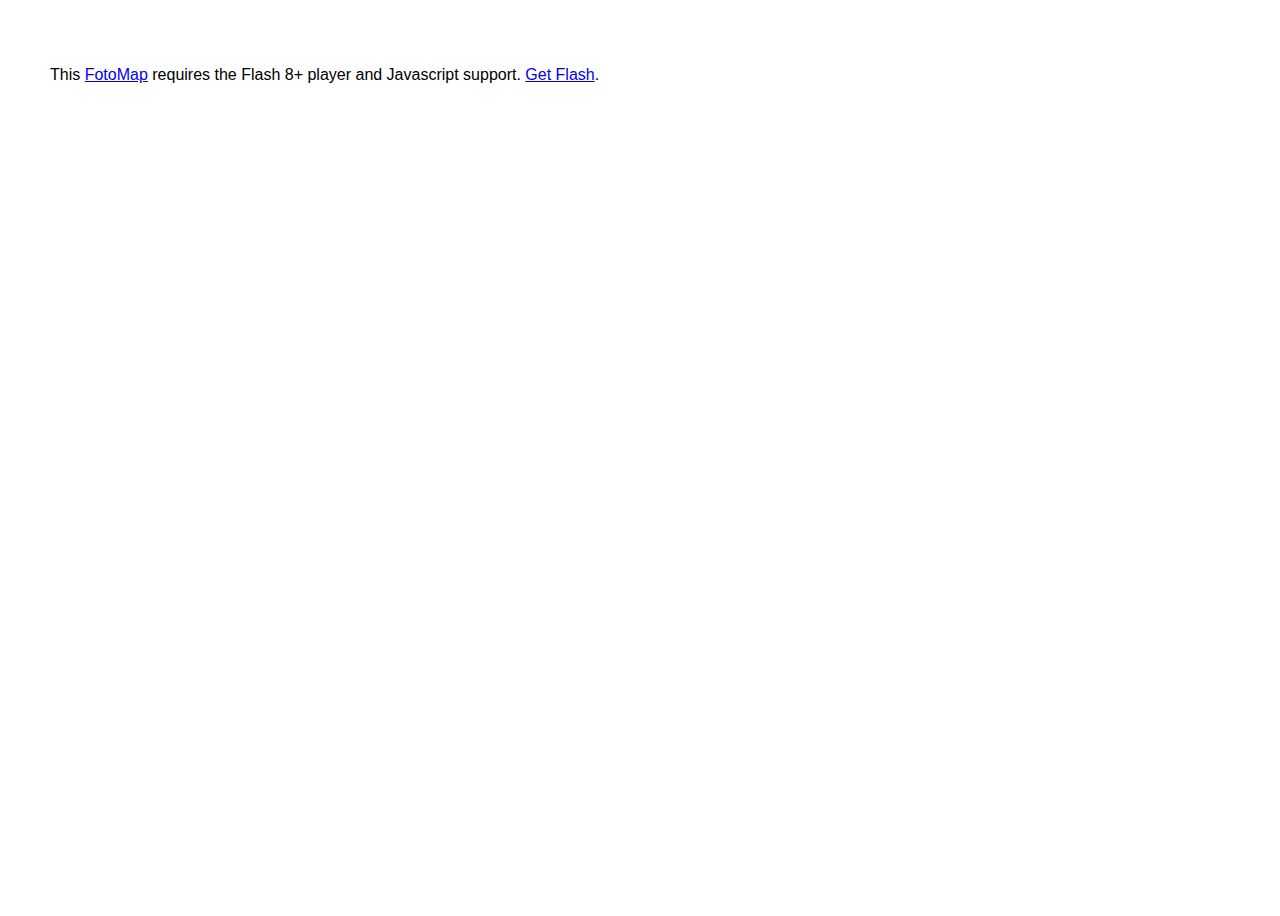
<file: FotoMaps-2.0/index.html>
<!DOCTYPE html PUBLIC "-//W3C//DTD XHTML 1.0 Strict//EN" "http://www.w3.org/TR/xhtml1/DTD/xhtml1-strict.dtd">
<html xmlns="http://www.w3.org/1999/xhtml" xml:lang="en" lang="en">
<head>
	<meta http-equiv="Content-Type" content="text/html; charset=iso-8859-1" />
	<title>FotoMaps Version 2</title>
	<style>
		html, body {
			margin: 0;
			padding: 0;
			height: 100%;
			width: 100%;
			background: #ffffff;
			font-family: arial;
			overflow: hidden;
		}
		#container {
			margin: 0;
			padding: 0;
			height: 100%;
			width: 100%;
		}
		#content p {
			padding: 50px;
		}
	</style>
	<script type="text/javascript" src="scripts/swfobject.js"></script>
	<script type="text/javascript" src="scripts/swfaddress.js"></script>
	<script type="text/javascript">
   		swfobject.embedSWF("fotomaps.swf", "content", "100%", "100%", "8.0.0", "", {}, {}, {id: "content"});
    </script>
</head>
<body>
	<div id="container">
		<div id="content">
			<p>This <a href="http://www.fotomaps.net">FotoMap</a> requires the Flash 8+ player and Javascript support. <a href="http://www.macromedia.com/go/getflash/">Get Flash</a>.</p>
		</div>
	</div>
</body>
</html>
</file>
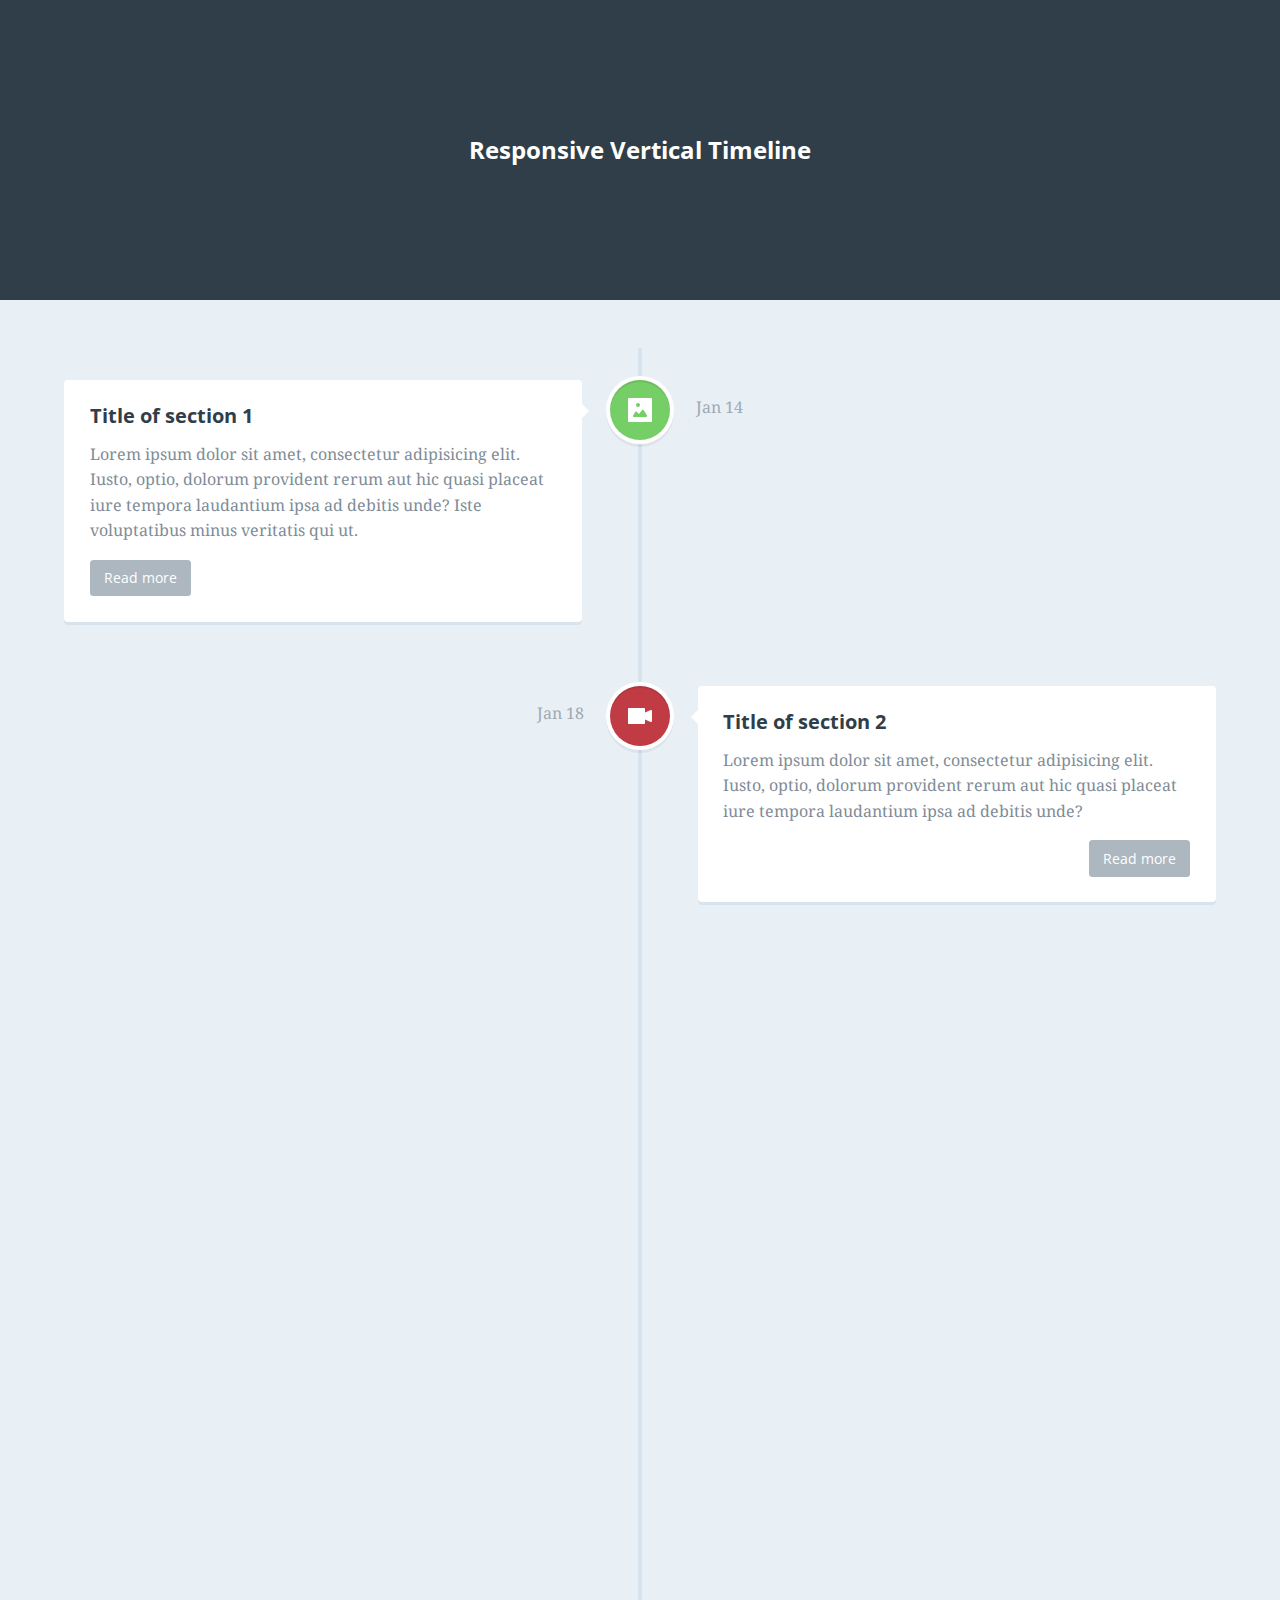
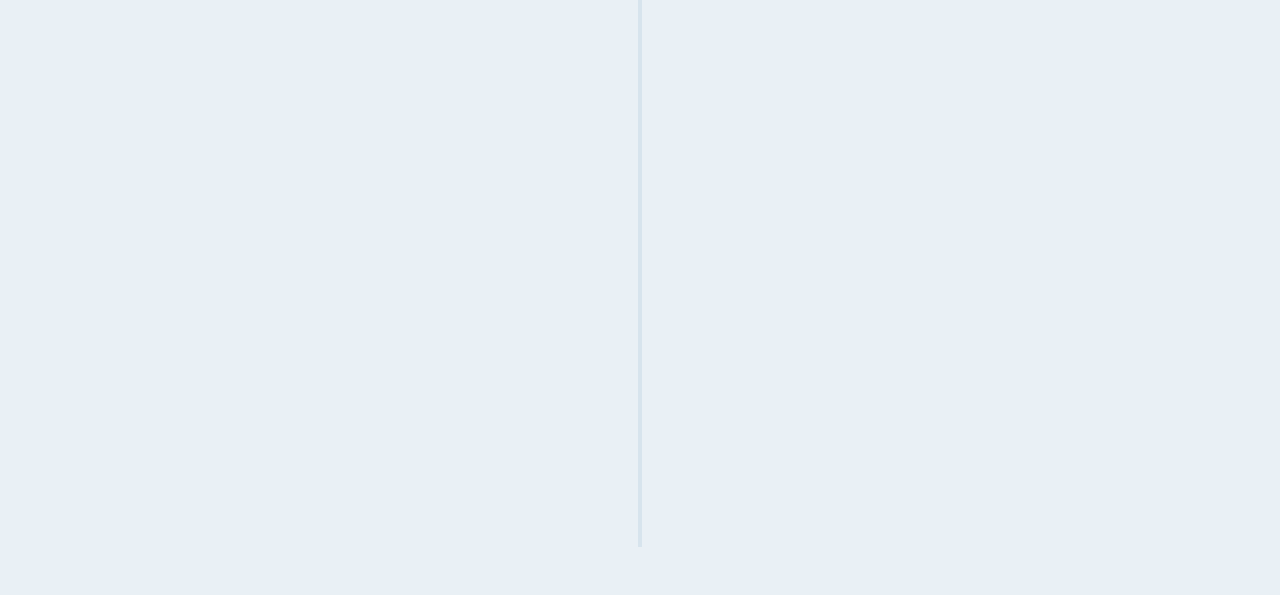
<file: vertical-timeline/index.html>
<!doctype html>
<html lang="en" class="no-js">
<head>
	<meta charset="UTF-8">
	<meta name="viewport" content="width=device-width, initial-scale=1">

	<link href='http://fonts.googleapis.com/css?family=Droid+Serif|Open+Sans:400,700' rel='stylesheet' type='text/css'>

	<link rel="stylesheet" href="css/reset.css"> <!-- CSS reset -->
	<link rel="stylesheet" href="css/style.css"> <!-- Resource style -->
	<script src="js/modernizr.js"></script> <!-- Modernizr -->
  	
	<title>Responsive Vertical Timeline</title>
</head>
<body>
	<header>
		<h1>Responsive Vertical Timeline</h1>
	</header>

	<section id="cd-timeline" class="cd-container">
		<div class="cd-timeline-block">
			<div class="cd-timeline-img cd-picture">
				<img src="img/cd-icon-picture.svg" alt="Picture">
			</div> <!-- cd-timeline-img -->

			<div class="cd-timeline-content">
				<h2>Title of section 1</h2>
				<p>Lorem ipsum dolor sit amet, consectetur adipisicing elit. Iusto, optio, dolorum provident rerum aut hic quasi placeat iure tempora laudantium ipsa ad debitis unde? Iste voluptatibus minus veritatis qui ut.</p>
				<a href="#0" class="cd-read-more">Read more</a>
				<span class="cd-date">Jan 14</span>
			</div> <!-- cd-timeline-content -->
		</div> <!-- cd-timeline-block -->

		<div class="cd-timeline-block">
			<div class="cd-timeline-img cd-movie">
				<img src="img/cd-icon-movie.svg" alt="Movie">
			</div> <!-- cd-timeline-img -->

			<div class="cd-timeline-content">
				<h2>Title of section 2</h2>
				<p>Lorem ipsum dolor sit amet, consectetur adipisicing elit. Iusto, optio, dolorum provident rerum aut hic quasi placeat iure tempora laudantium ipsa ad debitis unde?</p>
				<a href="#0" class="cd-read-more">Read more</a>
				<span class="cd-date">Jan 18</span>
			</div> <!-- cd-timeline-content -->
		</div> <!-- cd-timeline-block -->

		<div class="cd-timeline-block">
			<div class="cd-timeline-img cd-picture">
				<img src="img/cd-icon-picture.svg" alt="Picture">
			</div> <!-- cd-timeline-img -->

			<div class="cd-timeline-content">
				<h2>Title of section 3</h2>
				<p>Lorem ipsum dolor sit amet, consectetur adipisicing elit. Excepturi, obcaecati, quisquam id molestias eaque asperiores voluptatibus cupiditate error assumenda delectus odit similique earum voluptatem doloremque dolorem ipsam quae rerum quis. Odit, itaque, deserunt corporis vero ipsum nisi eius odio natus ullam provident pariatur temporibus quia eos repellat consequuntur perferendis enim amet quae quasi repudiandae sed quod veniam dolore possimus rem voluptatum eveniet eligendi quis fugiat aliquam sunt similique aut adipisci.</p>
				<a href="#0" class="cd-read-more">Read more</a>
				<span class="cd-date">Jan 24</span>
			</div> <!-- cd-timeline-content -->
		</div> <!-- cd-timeline-block -->

		<div class="cd-timeline-block">
			<div class="cd-timeline-img cd-location">
				<img src="img/cd-icon-location.svg" alt="Location">
			</div> <!-- cd-timeline-img -->

			<div class="cd-timeline-content">
				<h2>Title of section 4</h2>
				<p>Lorem ipsum dolor sit amet, consectetur adipisicing elit. Iusto, optio, dolorum provident rerum aut hic quasi placeat iure tempora laudantium ipsa ad debitis unde? Iste voluptatibus minus veritatis qui ut.</p>
				<a href="#0" class="cd-read-more">Read more</a>
				<span class="cd-date">Feb 14</span>
			</div> <!-- cd-timeline-content -->
		</div> <!-- cd-timeline-block -->

		<div class="cd-timeline-block">
			<div class="cd-timeline-img cd-location">
				<img src="img/cd-icon-location.svg" alt="Location">
			</div> <!-- cd-timeline-img -->

			<div class="cd-timeline-content">
				<h2>Title of section 5</h2>
				<p>Lorem ipsum dolor sit amet, consectetur adipisicing elit. Iusto, optio, dolorum provident rerum.</p>
				<a href="#0" class="cd-read-more">Read more</a>
				<span class="cd-date">Feb 18</span>
			</div> <!-- cd-timeline-content -->
		</div> <!-- cd-timeline-block -->

		<div class="cd-timeline-block">
			<div class="cd-timeline-img cd-movie">
				<img src="img/cd-icon-movie.svg" alt="Movie">
			</div> <!-- cd-timeline-img -->

			<div class="cd-timeline-content">
				<h2>Final Section</h2>
				<p>This is the content of the last section</p>
				<span class="cd-date">Feb 26</span>
			</div> <!-- cd-timeline-content -->
		</div> <!-- cd-timeline-block -->
	</section> <!-- cd-timeline -->
<script src="http://ajax.googleapis.com/ajax/libs/jquery/1.11.0/jquery.min.js"></script>
<script src="js/main.js"></script> <!-- Resource jQuery -->
</body>
</html>
</file>
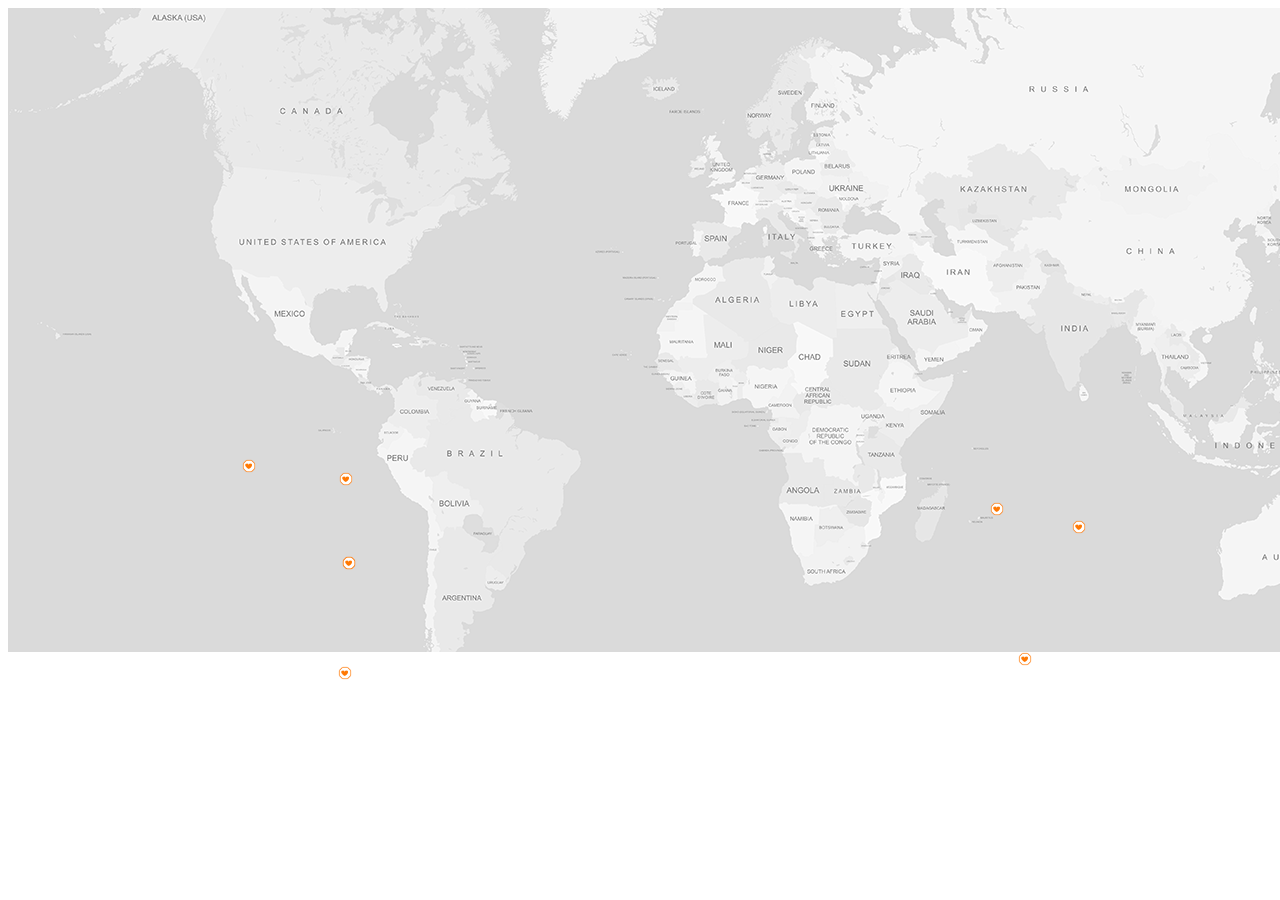
<file: PhotogridView - Copy.html>
<!-- saved from url=(0039)http://localhost/Mumbai-Team-9/web.html -->
<html><head><meta http-equiv="Content-Type" content="text/html; charset=windows-1252">
	<title>PhotogridView</title>
	<script type="text/javascript" src="./PhotogridView_files/jquery.js"></script>
	<script type="text/javascript" src="./PhotogridView_files/bootstrap.js"></script>
	<script type="text/javascript" src="./PhotogridView_files/bootcards.js"></script>
	<style type="text/css" link="bootstrap.css"></style>
	<style type="text/css" link="bootcards.css"> </style>
	<style type="text/css">
	.heart1
	{
		top: 20px;
		left: -20px;
	}

	</style>
</head>
<body>
	<img src="./PhotogridView_files/map.png" class="img-responsive">
	<div id="imageWrapper1" style="position: absolute; left: 26.4614762931035%; top: 61.4041526845638%; transform: scale(0.609126984126984);">
		<img src="./PhotogridView_files/heart.jpg" class="heart1">
	</div>
	<div id="imageWrapper2" style="position: absolute; left: 26.2800394548063%; top: 52.1278266331658%; transform: scale(0.609126984126984);">
		<img src="./PhotogridView_files/heart.jpg" class="heart2">
	</div>
	<div id="imageWrapper3" style="position: absolute; left: 26.4614762931035%; top: 61.4041526845638%; transform: scale(0.609126984126984);">
		<img src="./PhotogridView_files/heart.jpg" class="heart3">
	</div>
	<div id="imageWrapper4" style="position: absolute; left: 83.4938487787356%; top: 57.4428481543624%; transform: scale(0.609126984126984);">
		<img src="./PhotogridView_files/heart.jpg" class="heart4">
	</div>
	<div id="imageWrapper5" style="position: absolute; left: 79.2638091822095%; top: 72.1027010050251%; transform: scale(0.609126984126984);">
		<img src="./PhotogridView_files/heart.jpg" class="heart5">
	</div>
	<div id="imageWrapper6" style="position: absolute; left: 77.1218167144907%; top: 55.4098618090452%; transform: scale(0.609126984126984);">
		<img src="./PhotogridView_files/heart.jpg" class="heart6">
	</div>
	<div id="imageWrapper7" style="position: absolute; left: 26.1729974856322%; top: 73.6419882550336%; transform: scale(0.609126984126984);">
		<img src="./PhotogridView_files/heart.jpg" class="heart7">
	</div>
	<div id="imageWrapper8" style="position: absolute; left: 18.6558464849354%; top: 50.6988065326633%; transform: scale(0.609126984126984);">
		<img src="./PhotogridView_files/heart.jpg" class="heart8">
	</div>

</body></html>
</file>
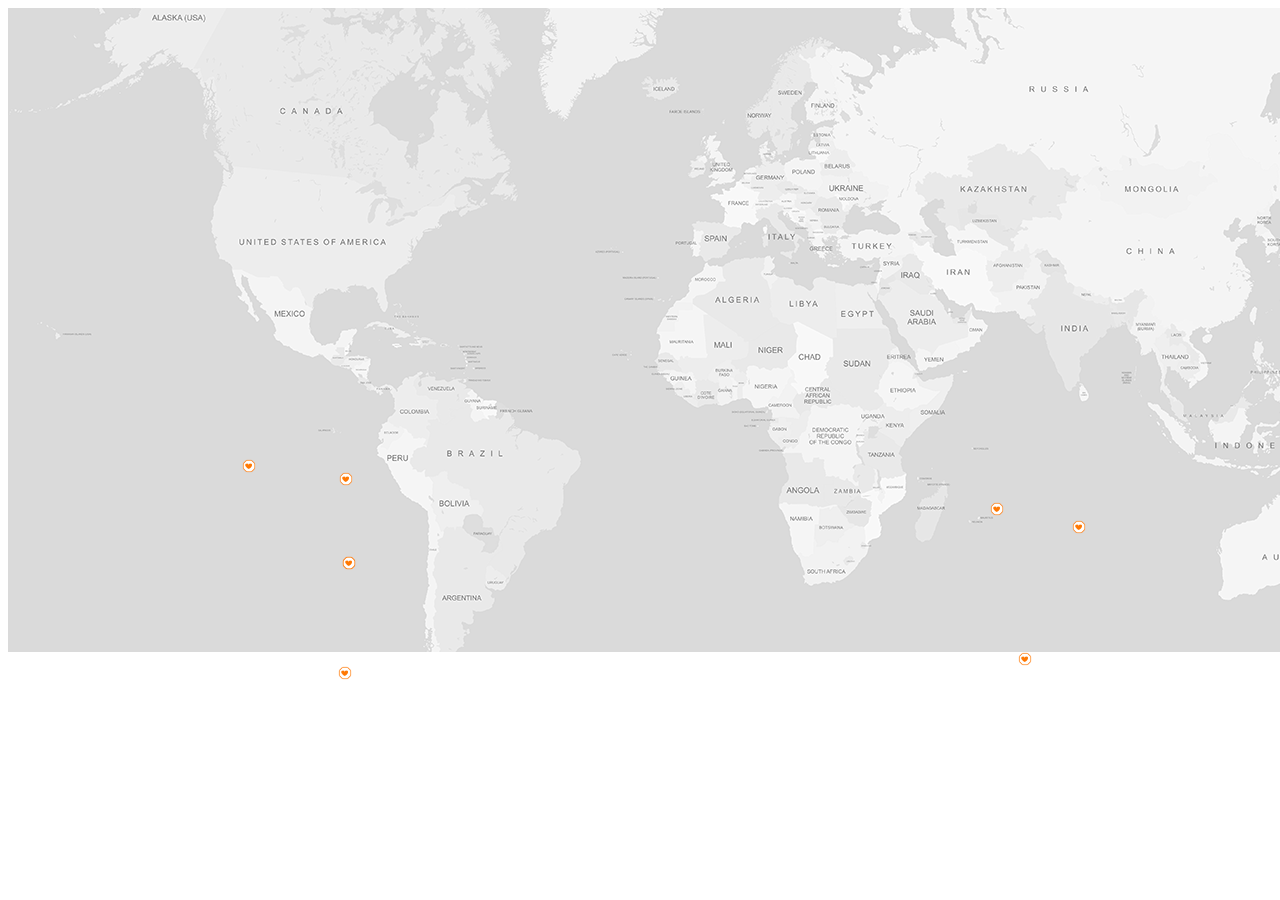
<file: web.html>
<html>
<head>
	<title>PhotogridView</title>
	<script type="text/javascript" src="js/jquery.js"></script>
	<script type="text/javascript" src="js/bootstrap.js"></script>
	<script type="text/javascript" src="js/bootcards.js"></script>
	<style type="text/css" link="bootstrap.css"></style>
	<style type="text/css" link="bootcards.css"> </style>
	<style type="text/css">
	.heart1
	{
		top: -20px;
		left: -20px;
	}

	</style>
</head>
<body>
	<img src="map.png" class="img-responsive" />
	<div id="imageWrapper1" style="position: absolute; left: 26.4614762931035%; top: 61.4041526845638%; transform: scale(0.609126984126984);">
		<img src="heart.jpg" class="heart1">
	</div>
	<div id="imageWrapper2" style="position: absolute; left: 26.2800394548063%; top: 52.1278266331658%; transform: scale(0.609126984126984);">
		<img src="heart.jpg" class="heart2">
	</div>
	<div id="imageWrapper3" style="position: absolute; left: 26.4614762931035%; top: 61.4041526845638%; transform: scale(0.609126984126984);">
		<img src="heart.jpg" class="heart3">
	</div>
	<div id="imageWrapper4" style="position: absolute; left: 83.4938487787356%; top: 57.4428481543624%; transform: scale(0.609126984126984);">
		<img src="heart.jpg" class="heart4">
	</div>
	<div id="imageWrapper5" style="position: absolute; left: 79.2638091822095%; top: 72.1027010050251%; transform: scale(0.609126984126984);">
		<img src="heart.jpg" class="heart5">
	</div>
	<div id="imageWrapper6" style="position: absolute; left: 77.1218167144907%; top: 55.4098618090452%; transform: scale(0.609126984126984);">
		<img src="heart.jpg" class="heart6">
	</div>
	<div id="imageWrapper7" style="position: absolute; left: 26.1729974856322%; top: 73.6419882550336%; transform: scale(0.609126984126984);">
		<img src="heart.jpg" class="heart7">
	</div>
	<div id="imageWrapper8" style="position: absolute; left: 18.6558464849354%; top: 50.6988065326633%; transform: scale(0.609126984126984);">
		<img src="heart.jpg" class="heart8">
	</div>
</body>
</html>
</file>
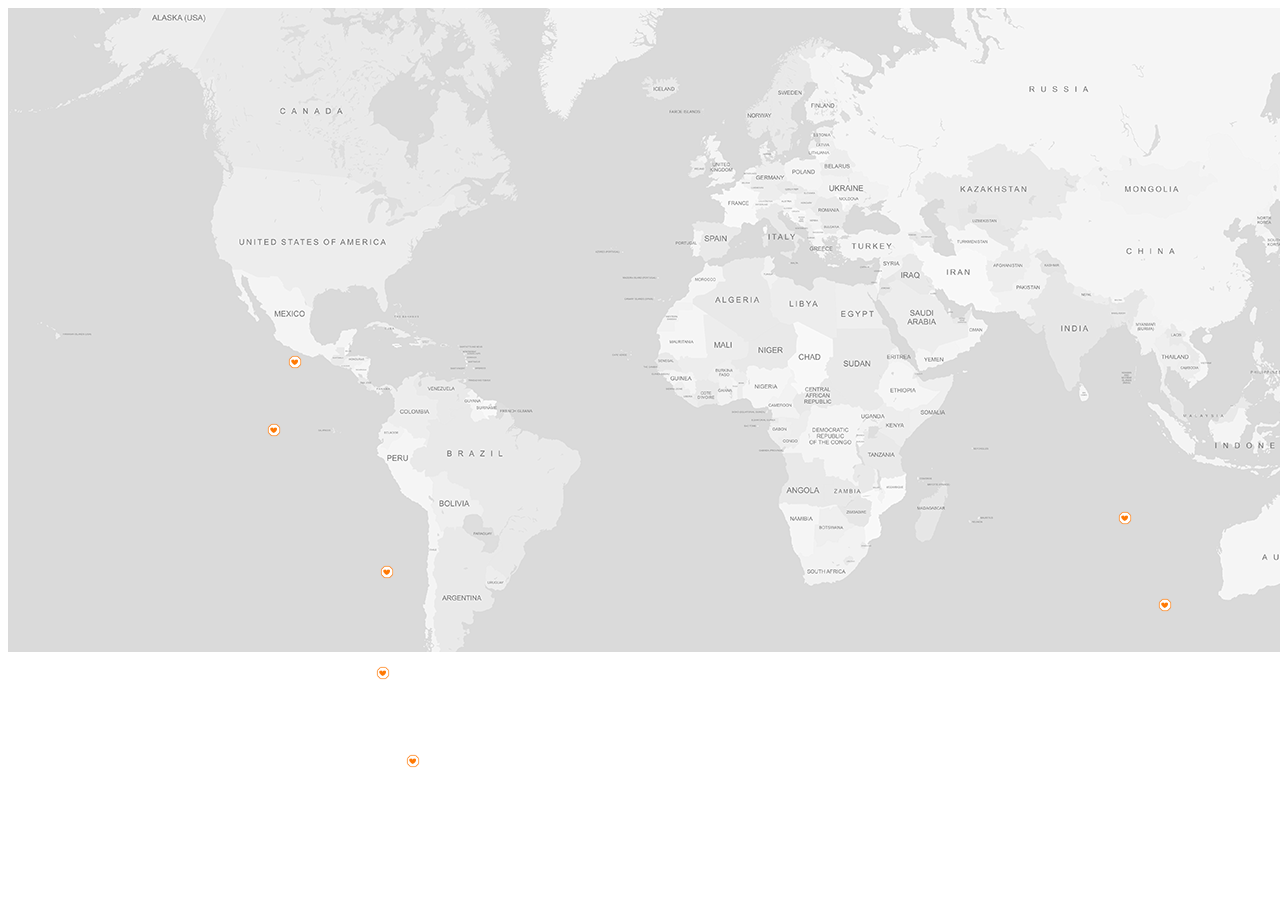
<file: web1.html>
<html>
<head>
	<title>PhotogridView</title>
	<script type="text/javascript" src="js/jquery.js"></script>
	<script type="text/javascript" src="js/bootstrap.js"></script>
	<script type="text/javascript" src="js/bootcards.js"></script>
	<style type="text/css" link="bootstrap.css"></style>
	<style type="text/css" link="bootcards.css"> </style>
	<style type="text/css">
	.heart1
	{
		top: -20px;
		left: -20px;
	}
	</style>
</head>
<body>
	<img src="map.png" class="img-responsive" />
	<!--<div id="imageWrapper1" style="position: absolute; left: 26.4614762931035%; top: 61.4041526845638%; transform: scale(0.609126984126984);">
		<img src="heart.jpg" class="heart1">
	</div>-->
	<div id="imageWrapper2" style="position: absolute; left: 22.2800394548063%; top: 39.1278266331658%; transform: scale(0.609126984126984);">
		<img src="heart.jpg" class="heart2">
	</div>
	<div id="imageWrapper3" style="position: absolute; left: 29.4614762931035%; top: 62.4041526845638%; transform: scale(0.609126984126984);">
		<img src="heart.jpg" class="heart3">
	</div>
	<div id="imageWrapper4" style="position: absolute; left: 31.4938487787356%; top: 83.4428481543624%; transform: scale(0.609126984126984);">
		<img src="heart.jpg" class="heart4">
	</div> 
	<div id="imageWrapper5" style="position: absolute; left: 90.2638091822095%; top: 66.1027010050251%; transform: scale(0.609126984126984);">
		<img src="heart.jpg" class="heart5">
	</div>
	<div id="imageWrapper6" style="position: absolute; left: 87.1218167144907%; top: 56.4098618090452%; transform: scale(0.609126984126984);">
		<img src="heart.jpg" class="heart6">
	</div>
	<div id="imageWrapper7" style="position: absolute; left: 29.1729974856322%; top: 73.6419882550336%; transform: scale(0.609126984126984);">
		<img src="heart.jpg" class="heart7">
	</div>
	<div id="imageWrapper8" style="position: absolute; left: 20.6558464849354%; top: 46.6988065326633%; transform: scale(0.609126984126984);">
		<img src="heart.jpg" class="heart8">
	</div>
</body>
</html>
</file>
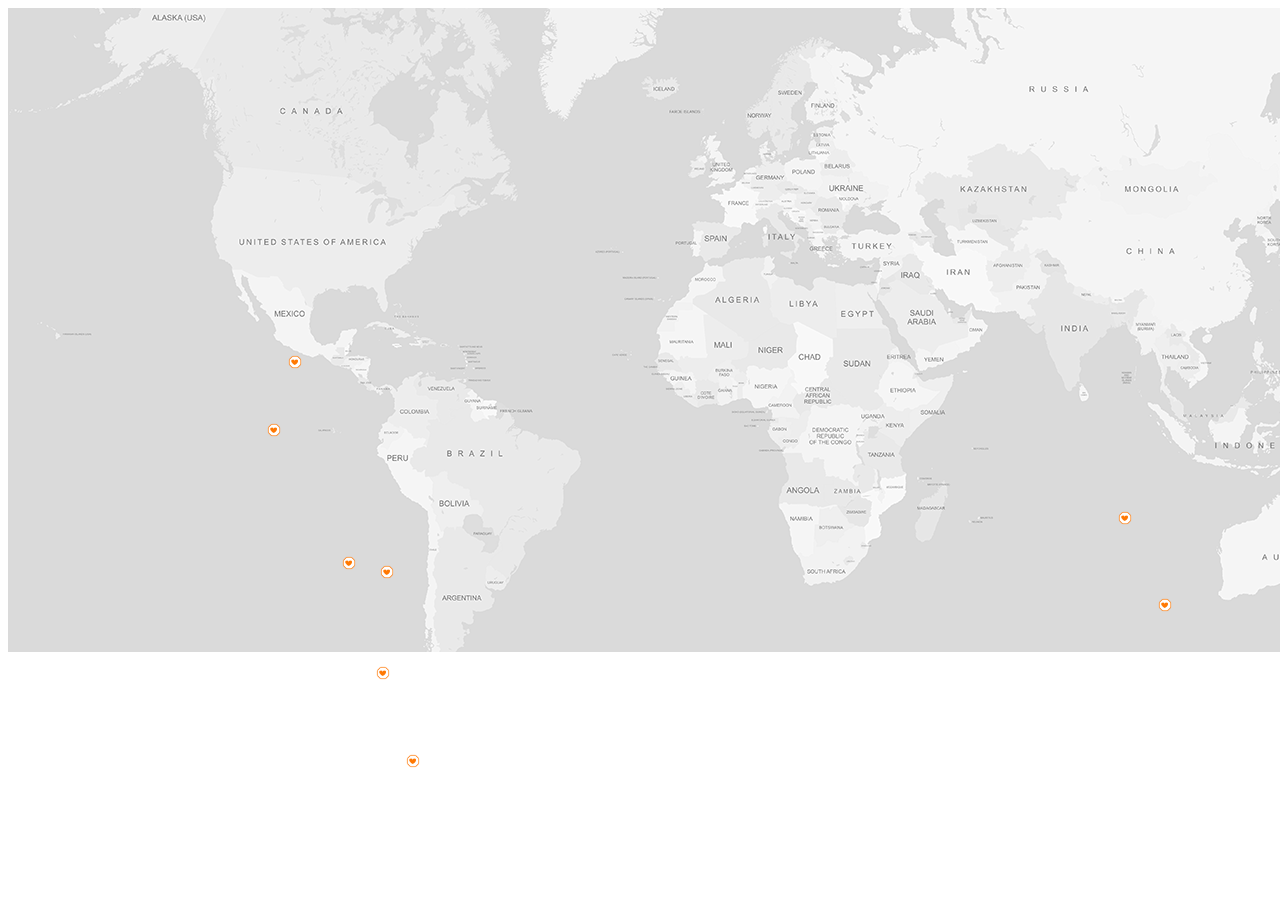
<file: web2.html>
<html>
<head>
	<title>PhotogridView</title>
	<script type="text/javascript" src="js/jquery.js"></script>
	<script type="text/javascript" src="js/bootstrap.js"></script>
	<script type="text/javascript" src="js/bootcards.js"></script>
	<style type="text/css" link="bootstrap.css"></style>
	<style type="text/css" link="bootcards.css"> </style>
	<style type="text/css">
		.hidden
		{
			display: block;
			height:300px;
			width:300px;
			background-color: black;

		}
		#pop-up {
  display: none;
  position: absolute;
  width: 280px;
  padding: 10px;
  background: #eeeeee;
  color: #000000;
  border: 1px solid #1a1a1a;
  font-size: 90%;
}
	</style>
	<script type="text/javascript">

$(document).ready(function() {
	$(function() {window.setInterval("$('img#heartIcon').toggle();",1200);});
$('img#heartIcon').hover(function() {
	var topVal=$('div.heartPosition').css('top');
	var leftVal=$('div.heartPosition').css('left');
	$('div#pop-up').css({
		top: topVal,
		left: leftVal
	});
	$('div#pop-up').show()
}, function() {
	$('div#pop-up').hide()
});
});
	</script>
</head>
<body>
	<img src="map.png" class="img-responsive" />
	<div id="imageWrapper1" style="position: absolute; left: 26.4614762931035%; top: 61.4041526845638%; transform: scale(0.609126984126984);" class="heartPosition">
		<img src="heart.jpg" class="heart1" id="heartIcon">
	</div>
	<div id="imageWrapper2" style="position: absolute; left: 22.2800394548063%; top: 39.1278266331658%; transform: scale(0.609126984126984);" class="heartPosition">
		<img src="heart.jpg" class="heart2" id="heartIcon">
	</div>
	<div id="imageWrapper3" style="position: absolute; left: 29.4614762931035%; top: 62.4041526845638%; transform: scale(0.609126984126984);" class="heartPosition">
		<img src="heart.jpg" class="heart3" id="heartIcon">
	</div>
	<div id="imageWrapper4" style="position: absolute; left: 31.4938487787356%; top: 83.4428481543624%; transform: scale(0.609126984126984);" class="heartPosition">
		<img src="heart.jpg" class="heart4" id="heartIcon">
	</div> 
	<div id="imageWrapper5" style="position: absolute; left: 90.2638091822095%; top: 66.1027010050251%; transform: scale(0.609126984126984);" class="heartPosition">
		<img src="heart.jpg" class="heart5" id="heartIcon">
	</div>
	<div id="imageWrapper6" style="position: absolute; left: 87.1218167144907%; top: 56.4098618090452%; transform: scale(0.609126984126984);" class="heartPosition">
		<img src="heart.jpg" class="heart6" id="heartIcon">
	</div>
	<div id="imageWrapper7" style="position: absolute; left: 29.1729974856322%; top: 73.6419882550336%; transform: scale(0.609126984126984);" class="heartPosition">
		<img src="heart.jpg" class="heart7" id="heartIcon">
	</div>
	<div id="imageWrapper8" style="position: absolute; left: 20.6558464849354%; top: 46.6988065326633%; transform: scale(0.609126984126984);" class="heartPosition">
		<img src="heart.jpg" class="heart8" id="heartIcon">
	</div>
	<div id="pop-up">
	</div>
</body>
</html>
</file>
<file: vertical-timeline/css/style.css>
/* -------------------------------- 

Primary style

-------------------------------- */
html * {
  -webkit-font-smoothing: antialiased;
  -moz-osx-font-smoothing: grayscale;
}

*, *:after, *:before {
  -webkit-box-sizing: border-box;
  -moz-box-sizing: border-box;
  box-sizing: border-box;
}

body {
  font-size: 100%;
  font-family: "Droid Serif", serif;
  color: #7f8c97;
  background-color: #e9f0f5;
}

a {
  color: #acb7c0;
  text-decoration: none;
  font-family: "Open Sans", sans-serif;
}

img {
  max-width: 100%;
}

h1, h2 {
  font-family: "Open Sans", sans-serif;
  font-weight: bold;
}

/* -------------------------------- 

Modules - reusable parts of our design

-------------------------------- */
.cd-container {
  /* this class is used to give a max-width to the element it is applied to, and center it horizontally when it reaches that max-width */
  width: 90%;
  max-width: 1170px;
  margin: 0 auto;
}
.cd-container::after {
  /* clearfix */
  content: '';
  display: table;
  clear: both;
}

/* -------------------------------- 

Main components 

-------------------------------- */
header {
  height: 200px;
  line-height: 200px;
  text-align: center;
  background: #303e49;
}
header h1 {
  color: white;
  font-size: 18px;
  font-size: 1.125rem;
}
@media only screen and (min-width: 1170px) {
  header {
    height: 300px;
    line-height: 300px;
  }
  header h1 {
    font-size: 24px;
    font-size: 1.5rem;
  }
}

#cd-timeline {
  position: relative;
  padding: 2em 0;
  margin-top: 2em;
  margin-bottom: 2em;
}
#cd-timeline::before {
  /* this is the vertical line */
  content: '';
  position: absolute;
  top: 0;
  left: 18px;
  height: 100%;
  width: 4px;
  background: #d7e4ed;
}
@media only screen and (min-width: 1170px) {
  #cd-timeline {
    margin-top: 3em;
    margin-bottom: 3em;
  }
  #cd-timeline::before {
    left: 50%;
    margin-left: -2px;
  }
}

.cd-timeline-block {
  position: relative;
  margin: 2em 0;
}
.cd-timeline-block:after {
  content: "";
  display: table;
  clear: both;
}
.cd-timeline-block:first-child {
  margin-top: 0;
}
.cd-timeline-block:last-child {
  margin-bottom: 0;
}
@media only screen and (min-width: 1170px) {
  .cd-timeline-block {
    margin: 4em 0;
  }
  .cd-timeline-block:first-child {
    margin-top: 0;
  }
  .cd-timeline-block:last-child {
    margin-bottom: 0;
  }
}

.cd-timeline-img {
  position: absolute;
  top: 0;
  left: 0;
  width: 40px;
  height: 40px;
  border-radius: 50%;
  box-shadow: 0 0 0 4px white, inset 0 2px 0 rgba(0, 0, 0, 0.08), 0 3px 0 4px rgba(0, 0, 0, 0.05);
}
.cd-timeline-img img {
  display: block;
  width: 24px;
  height: 24px;
  position: relative;
  left: 50%;
  top: 50%;
  margin-left: -12px;
  margin-top: -12px;
}
.cd-timeline-img.cd-picture {
  background: #75ce66;
}
.cd-timeline-img.cd-movie {
  background: #c03b44;
}
.cd-timeline-img.cd-location {
  background: #f0ca45;
}
@media only screen and (min-width: 1170px) {
  .cd-timeline-img {
    width: 60px;
    height: 60px;
    left: 50%;
    margin-left: -30px;
    /* Force Hardware Acceleration in WebKit */
    -webkit-transform: translateZ(0);
    -webkit-backface-visibility: hidden;
  }
  .cssanimations .cd-timeline-img.is-hidden {
    visibility: hidden;
  }
  .cssanimations .cd-timeline-img.bounce-in {
    visibility: visible;
    -webkit-animation: cd-bounce-1 0.6s;
    -moz-animation: cd-bounce-1 0.6s;
    animation: cd-bounce-1 0.6s;
  }
}

@-webkit-keyframes cd-bounce-1 {
  0% {
    opacity: 0;
    -webkit-transform: scale(0.5);
  }

  60% {
    opacity: 1;
    -webkit-transform: scale(1.2);
  }

  100% {
    -webkit-transform: scale(1);
  }
}
@-moz-keyframes cd-bounce-1 {
  0% {
    opacity: 0;
    -moz-transform: scale(0.5);
  }

  60% {
    opacity: 1;
    -moz-transform: scale(1.2);
  }

  100% {
    -moz-transform: scale(1);
  }
}
@keyframes cd-bounce-1 {
  0% {
    opacity: 0;
    -webkit-transform: scale(0.5);
    -moz-transform: scale(0.5);
    -ms-transform: scale(0.5);
    -o-transform: scale(0.5);
    transform: scale(0.5);
  }

  60% {
    opacity: 1;
    -webkit-transform: scale(1.2);
    -moz-transform: scale(1.2);
    -ms-transform: scale(1.2);
    -o-transform: scale(1.2);
    transform: scale(1.2);
  }

  100% {
    -webkit-transform: scale(1);
    -moz-transform: scale(1);
    -ms-transform: scale(1);
    -o-transform: scale(1);
    transform: scale(1);
  }
}
.cd-timeline-content {
  position: relative;
  margin-left: 60px;
  background: white;
  border-radius: 0.25em;
  padding: 1em;
  box-shadow: 0 3px 0 #d7e4ed;
}
.cd-timeline-content:after {
  content: "";
  display: table;
  clear: both;
}
.cd-timeline-content h2 {
  color: #303e49;
}
.cd-timeline-content p, .cd-timeline-content .cd-read-more, .cd-timeline-content .cd-date {
  font-size: 13px;
  font-size: 0.8125rem;
}
.cd-timeline-content .cd-read-more, .cd-timeline-content .cd-date {
  display: inline-block;
}
.cd-timeline-content p {
  margin: 1em 0;
  line-height: 1.6;
}
.cd-timeline-content .cd-read-more {
  float: right;
  padding: .8em 1em;
  background: #acb7c0;
  color: white;
  border-radius: 0.25em;
}
.no-touch .cd-timeline-content .cd-read-more:hover {
  background-color: #bac4cb;
}
.cd-timeline-content .cd-date {
  float: left;
  padding: .8em 0;
  opacity: .7;
}
.cd-timeline-content::before {
  content: '';
  position: absolute;
  top: 16px;
  right: 100%;
  height: 0;
  width: 0;
  border: 7px solid transparent;
  border-right: 7px solid white;
}
@media only screen and (min-width: 768px) {
  .cd-timeline-content h2 {
    font-size: 20px;
    font-size: 1.25rem;
  }
  .cd-timeline-content p {
    font-size: 16px;
    font-size: 1rem;
  }
  .cd-timeline-content .cd-read-more, .cd-timeline-content .cd-date {
    font-size: 14px;
    font-size: 0.875rem;
  }
}
@media only screen and (min-width: 1170px) {
  .cd-timeline-content {
    margin-left: 0;
    padding: 1.6em;
    width: 45%;
  }
  .cd-timeline-content::before {
    top: 24px;
    left: 100%;
    border-color: transparent;
    border-left-color: white;
  }
  .cd-timeline-content .cd-read-more {
    float: left;
  }
  .cd-timeline-content .cd-date {
    position: absolute;
    width: 100%;
    left: 122%;
    top: 6px;
    font-size: 16px;
    font-size: 1rem;
  }
  .cd-timeline-block:nth-child(even) .cd-timeline-content {
    float: right;
  }
  .cd-timeline-block:nth-child(even) .cd-timeline-content::before {
    top: 24px;
    left: auto;
    right: 100%;
    border-color: transparent;
    border-right-color: white;
  }
  .cd-timeline-block:nth-child(even) .cd-timeline-content .cd-read-more {
    float: right;
  }
  .cd-timeline-block:nth-child(even) .cd-timeline-content .cd-date {
    left: auto;
    right: 122%;
    text-align: right;
  }
  .cssanimations .cd-timeline-content.is-hidden {
    visibility: hidden;
  }
  .cssanimations .cd-timeline-content.bounce-in {
    visibility: visible;
    -webkit-animation: cd-bounce-2 0.6s;
    -moz-animation: cd-bounce-2 0.6s;
    animation: cd-bounce-2 0.6s;
  }
}

@media only screen and (min-width: 1170px) {
  /* inverse bounce effect on even content blocks */
  .cssanimations .cd-timeline-block:nth-child(even) .cd-timeline-content.bounce-in {
    -webkit-animation: cd-bounce-2-inverse 0.6s;
    -moz-animation: cd-bounce-2-inverse 0.6s;
    animation: cd-bounce-2-inverse 0.6s;
  }
}
@-webkit-keyframes cd-bounce-2 {
  0% {
    opacity: 0;
    -webkit-transform: translateX(-100px);
  }

  60% {
    opacity: 1;
    -webkit-transform: translateX(20px);
  }

  100% {
    -webkit-transform: translateX(0);
  }
}
@-moz-keyframes cd-bounce-2 {
  0% {
    opacity: 0;
    -moz-transform: translateX(-100px);
  }

  60% {
    opacity: 1;
    -moz-transform: translateX(20px);
  }

  100% {
    -moz-transform: translateX(0);
  }
}
@keyframes cd-bounce-2 {
  0% {
    opacity: 0;
    -webkit-transform: translateX(-100px);
    -moz-transform: translateX(-100px);
    -ms-transform: translateX(-100px);
    -o-transform: translateX(-100px);
    transform: translateX(-100px);
  }

  60% {
    opacity: 1;
    -webkit-transform: translateX(20px);
    -moz-transform: translateX(20px);
    -ms-transform: translateX(20px);
    -o-transform: translateX(20px);
    transform: translateX(20px);
  }

  100% {
    -webkit-transform: translateX(0);
    -moz-transform: translateX(0);
    -ms-transform: translateX(0);
    -o-transform: translateX(0);
    transform: translateX(0);
  }
}
@-webkit-keyframes cd-bounce-2-inverse {
  0% {
    opacity: 0;
    -webkit-transform: translateX(100px);
  }

  60% {
    opacity: 1;
    -webkit-transform: translateX(-20px);
  }

  100% {
    -webkit-transform: translateX(0);
  }
}
@-moz-keyframes cd-bounce-2-inverse {
  0% {
    opacity: 0;
    -moz-transform: translateX(100px);
  }

  60% {
    opacity: 1;
    -moz-transform: translateX(-20px);
  }

  100% {
    -moz-transform: translateX(0);
  }
}
@keyframes cd-bounce-2-inverse {
  0% {
    opacity: 0;
    -webkit-transform: translateX(100px);
    -moz-transform: translateX(100px);
    -ms-transform: translateX(100px);
    -o-transform: translateX(100px);
    transform: translateX(100px);
  }

  60% {
    opacity: 1;
    -webkit-transform: translateX(-20px);
    -moz-transform: translateX(-20px);
    -ms-transform: translateX(-20px);
    -o-transform: translateX(-20px);
    transform: translateX(-20px);
  }

  100% {
    -webkit-transform: translateX(0);
    -moz-transform: translateX(0);
    -ms-transform: translateX(0);
    -o-transform: translateX(0);
    transform: translateX(0);
  }
}
</file>
